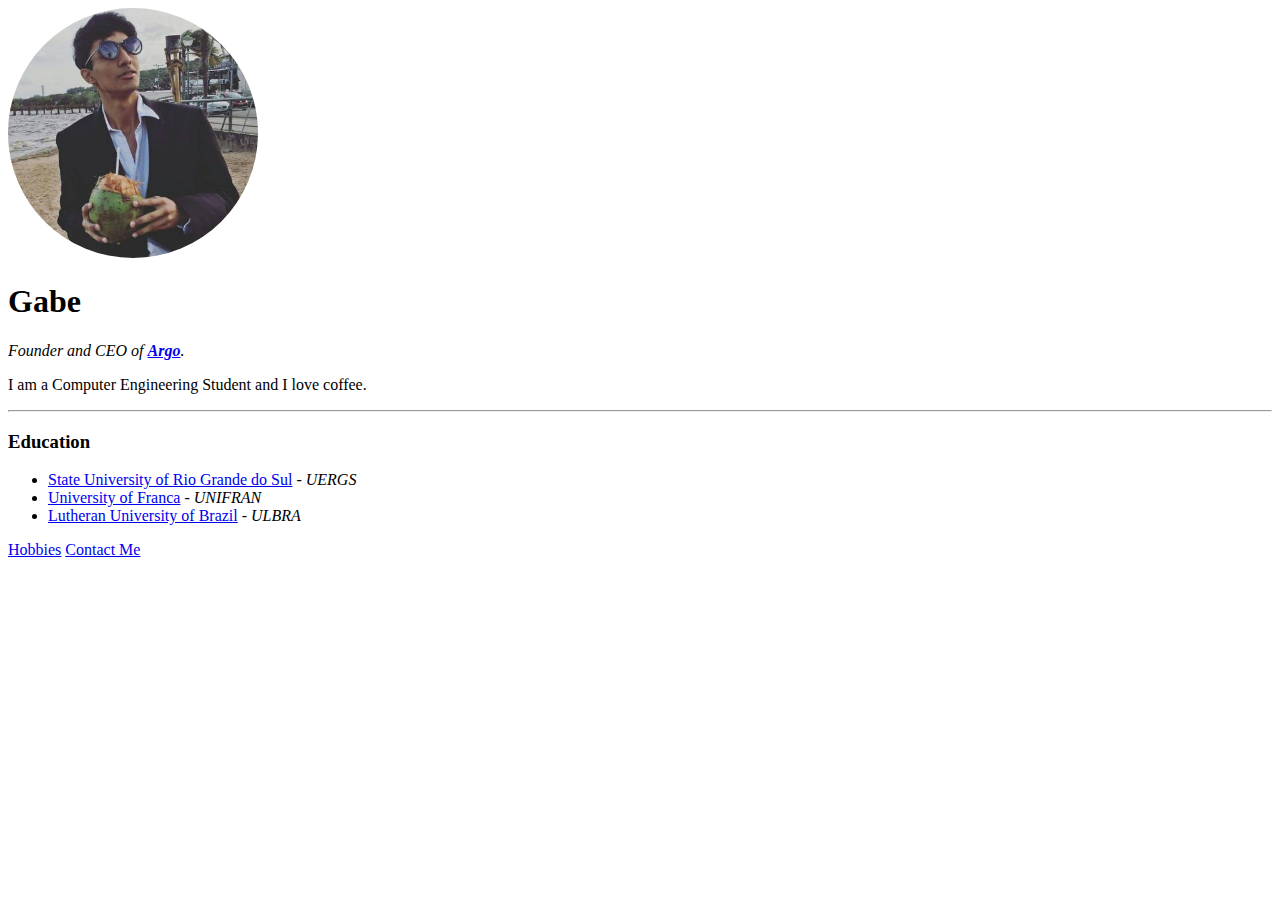
<file: 01 - Introduction to HTML/index.html>
<!DOCTYPE html>
<html lang="en">

<head>
    <meta charset="UTF-8">
    <meta http-equiv="X-UA-Compatible" content="IE=edge">
    <meta name="viewport" content="width=device-width, initial-scale=1.0">
    <title>Gabe's Personal Site</title>
</head>

<body>
    <img src="gabe.jpg" alt="gabe profile picture" width="250rem" height="250rem" style="border-radius:50%">
    <h1>Gabe</h1>
    <p><em>Founder and CEO of <strong><a href="https://www.google.com/" target="_blank">Argo</a></strong>.</em></p>
    <p>I am a Computer Engineering Student and I love coffee.</p>
    <hr>
    
    <h3>Education</h3>
    <ul>
        <li><a href="https://www.uergs.edu.br/inicial">State University of Rio Grande do Sul</a> - <em>UERGS</em></li>
        <li><a href="https://www.unifran.edu.br/">University of Franca</a> - <em>UNIFRAN</em></li>
        <li><a href="https://www.ulbra.br/">Lutheran University of Brazil</a> - <em>ULBRA</em></li>
    </ul>

    <a href="hobbies.html">Hobbies</a> 
    <a href="contact.html">Contact Me</a>

</body>

</html>
</file>
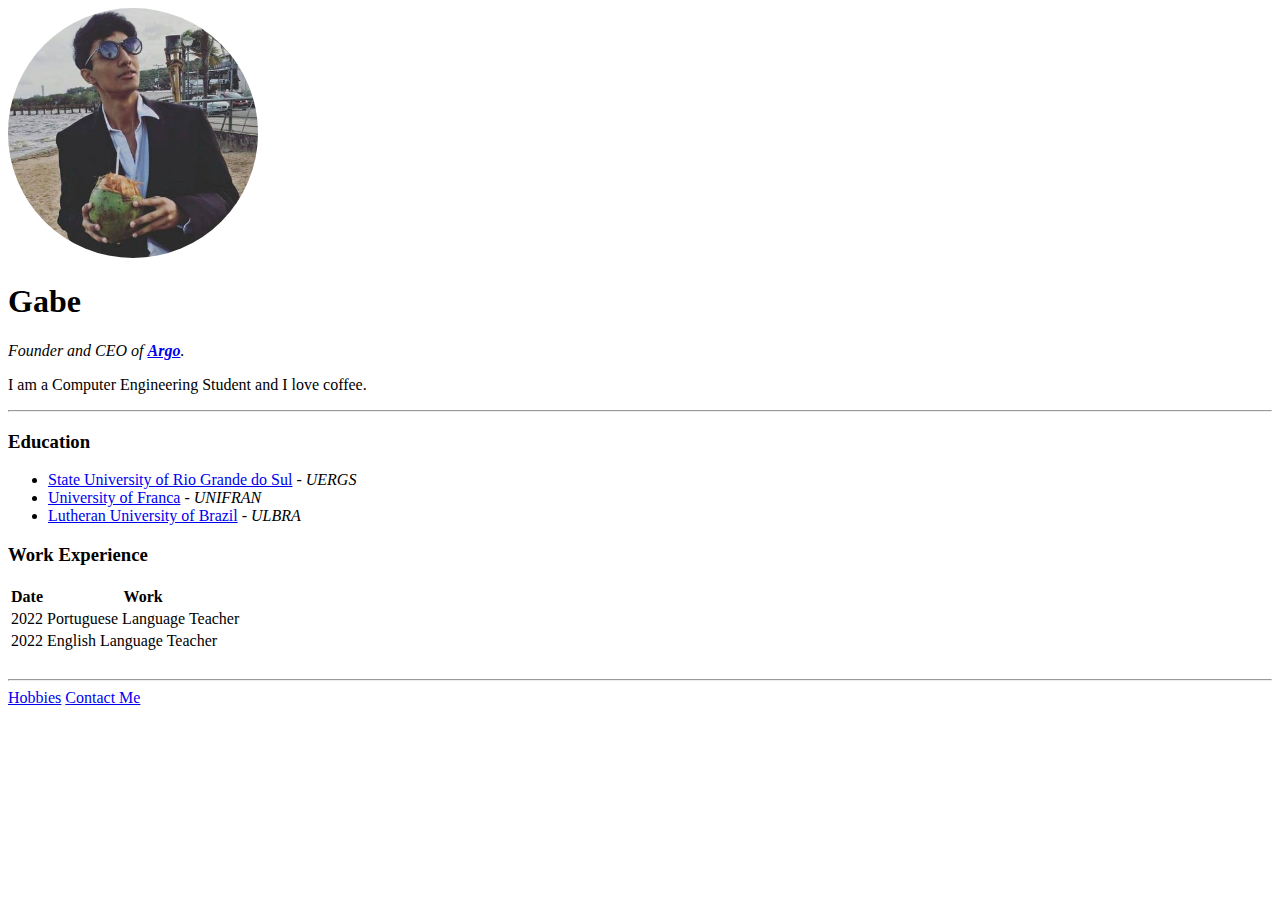
<file: 02 - Intermediate HTML/index.html>
<!DOCTYPE html>
<html lang="en">

<head>
    <meta charset="UTF-8">
    <meta http-equiv="X-UA-Compatible" content="IE=edge">
    <meta name="viewport" content="width=device-width, initial-scale=1.0">
    <title>Gabe's Personal Site</title>
</head>

<body>
    <img src="gabe.jpg" alt="gabe profile picture" width="250rem" height="250rem" style="border-radius:50%">
    <h1>Gabe</h1>
    <p><em>Founder and CEO of <strong><a href="https://www.google.com/" target="_blank">Argo</a></strong>.</em></p>
    <p>I am a Computer Engineering Student and I love coffee.</p>
    
    <hr>
    <h3>Education</h3>
    <ul>
        <li><a href="https://www.uergs.edu.br/inicial">State University of Rio Grande do Sul</a> - <em>UERGS</em></li>
        <li><a href="https://www.unifran.edu.br/">University of Franca</a> - <em>UNIFRAN</em></li>
        <li><a href="https://www.ulbra.br/">Lutheran University of Brazil</a> - <em>ULBRA</em></li>
    </ul>

    <h3>Work Experience</h3>
    <table>
        <thead>
            <tr>
                <th>Date</th>
                <th>Work</th>
            </tr>
        </thead>
        <tbody>
            <tr>
                <td>2022</td>
                <td>Portuguese Language Teacher</td>
            </tr>
            <tr>
                <td>2022</td>
                <td>English Language Teacher</td>
            </tr>
        </tbody>
    </table>
    <br>

    <hr>
    <a href="hobbies.html">Hobbies</a> 
    <a href="contact.html">Contact Me</a>

</body>

</html>
</file>
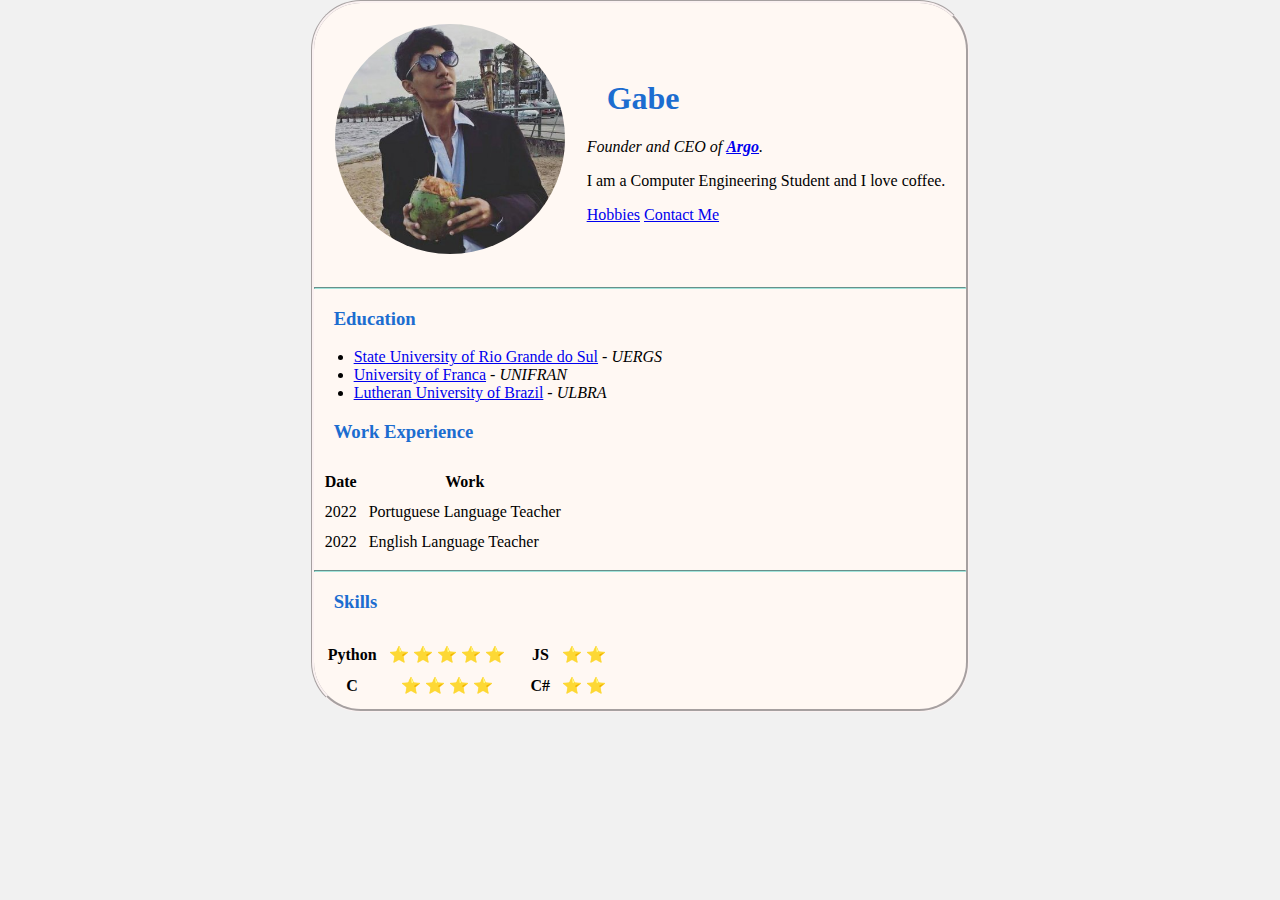
<file: 03 - Introduction to CSS/index.html>
<!DOCTYPE html>
<html lang="en">

<head>
    <meta charset="UTF-8">
    <meta http-equiv="X-UA-Compatible" content="IE=edge">
    <meta name="viewport" content="width=device-width, initial-scale=1.0">
    <title>Gabe's Personal Site</title>
    <link rel="stylesheet" href="css/styles.css">
</head>

<body>
    <div>
        <table cellspacing="20">
            <tr>
                <td>
                    <img id="avatar" src="gabe.jpg" alt="gabe profile picture">
                </td>
                <td>
                    <h1>Gabe</h1>
                    <p><em>Founder and CEO of <strong><a href="https://www.google.com/" target="_blank">Argo</a></strong>.</em></p>
                    <p>I am a Computer Engineering Student and I love coffee.</p>
                    <a href="hobbies.html">Hobbies</a> 
                    <a href="contact.html">Contact Me</a>

                </td>
            </tr>
        </table>
        
        <hr>
        <h3>Education</h3>
        <ul>
            <li><a href="https://www.uergs.edu.br/inicial">State University of Rio Grande do Sul</a> - <em>UERGS</em></li>
            <li><a href="https://www.unifran.edu.br/">University of Franca</a> - <em>UNIFRAN</em></li>
            <li><a href="https://www.ulbra.br/">Lutheran University of Brazil</a> - <em>ULBRA</em></li>
        </ul>

        <h3>Work Experience</h3>
        <table cellspacing="10">
            <thead>
                <tr>
                    <th>Date</th>
                    <th>Work</th>
                </tr>
            </thead>
            <tbody>
                <tr>
                    <td>2022</td>
                    <td>Portuguese Language Teacher</td>
                </tr>
                <tr>
                    <td>2022</td>
                    <td>English Language Teacher</td>
                </tr>
            </tbody>
        </table>
        
        <hr>
        <h3>Skills</h3>
        <table>
            <tr>
                <td>
                    <table cellspacing="10">
                        <tr>
                            <th>Python</th>
                            <th>&#11088 &#11088 &#11088 &#11088 &#11088</th>
                        </tr>
                        <tr>
                            <th>C</th>
                            <th>&#11088 &#11088 &#11088 &#11088</th>
                        </tr>
                    </table>
                </td>
                <td>
                    <table cellspacing="10">
                        <tr>
                            <th>JS</th>
                            <th>&#11088 &#11088</th>
                        </tr>
                        <tr>
                            <th>C#</th>
                            <th>&#11088 &#11088</th>
                        </tr>
                    </table>
                </td>
            </tr>
        </table>
    </div>
</body>

</html>
</file>
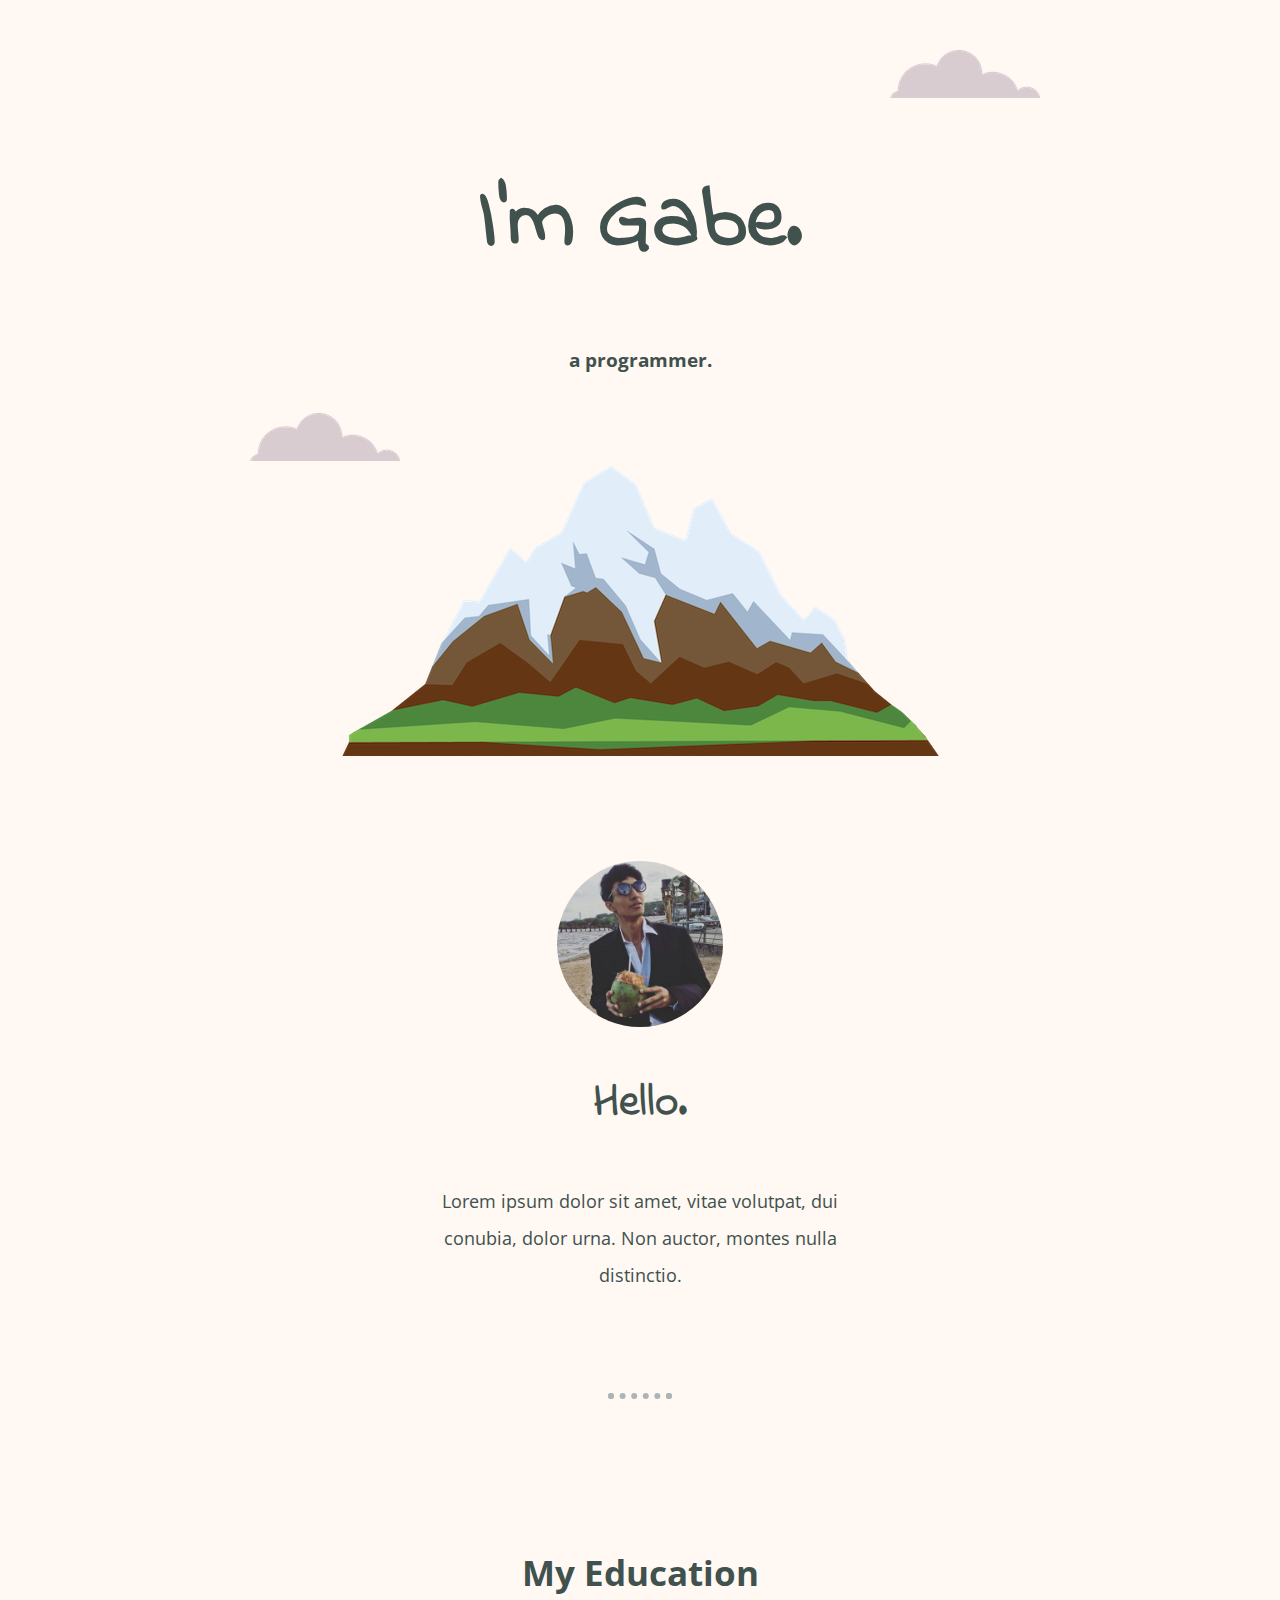
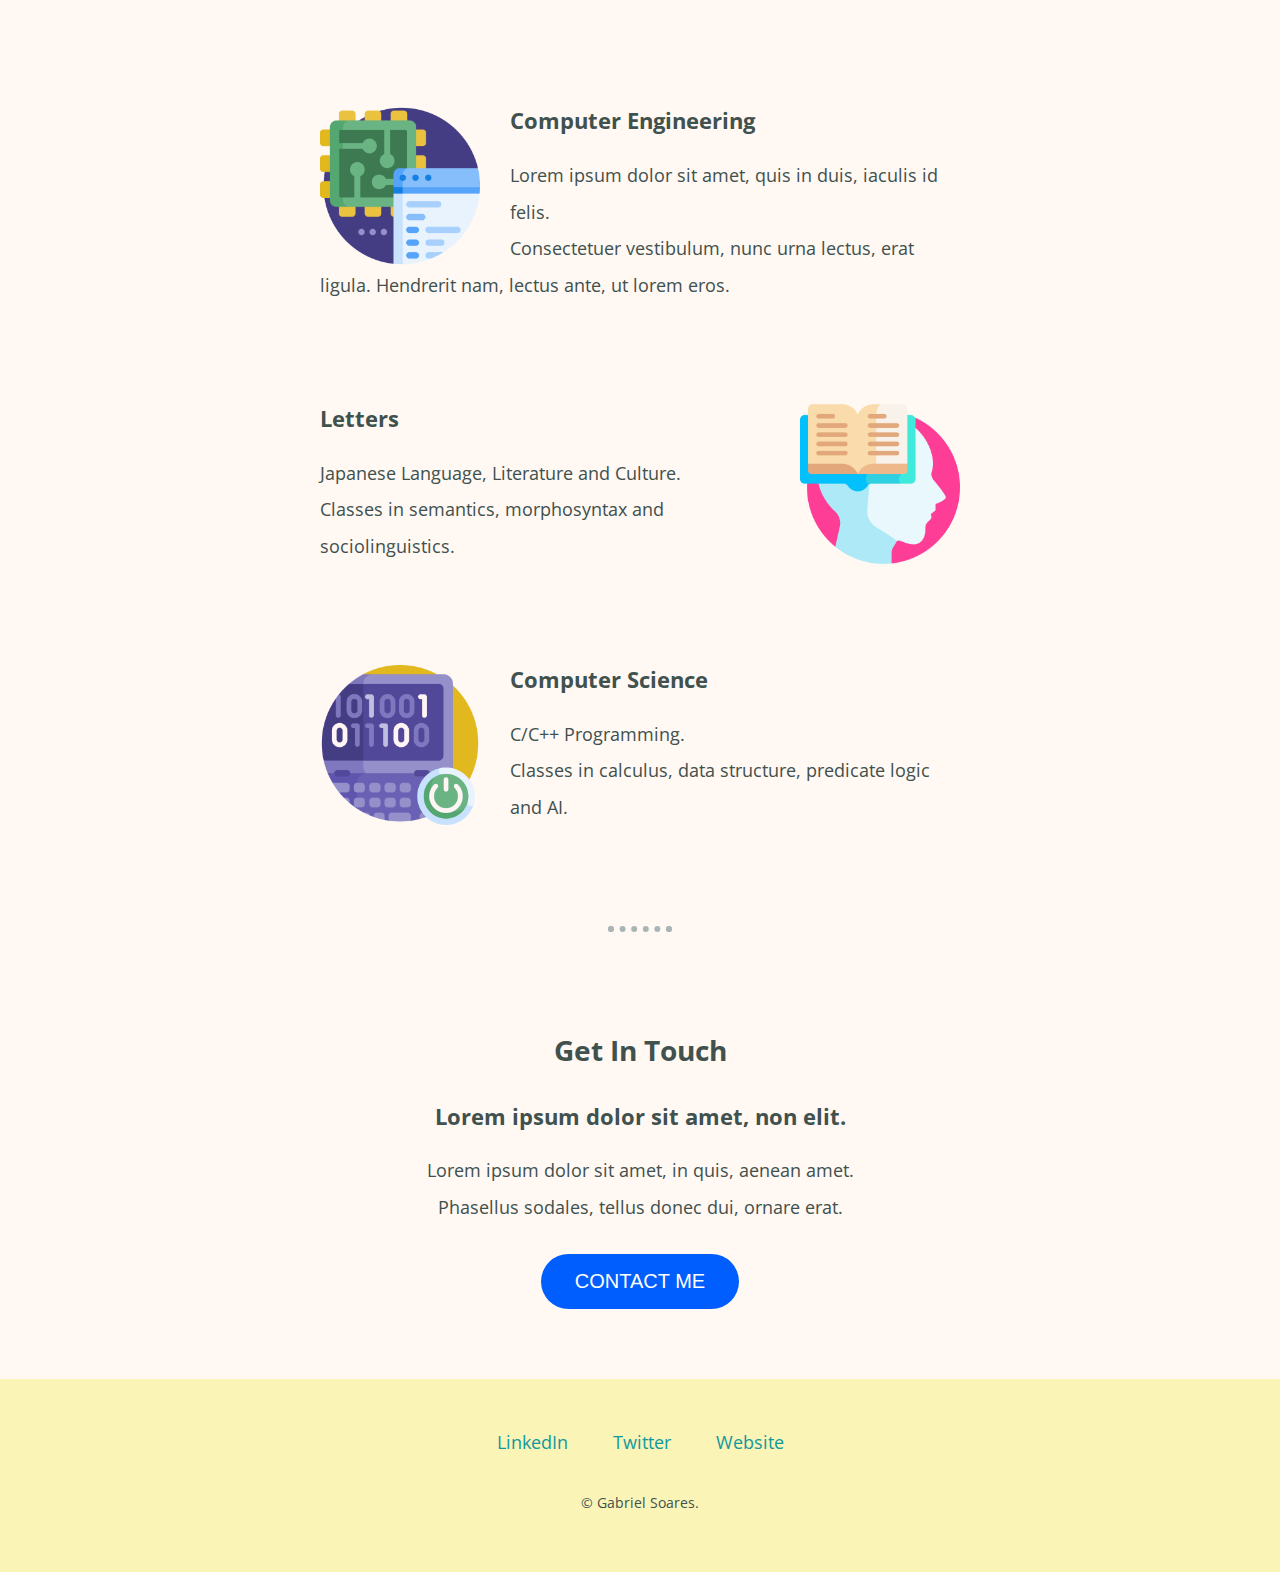
<file: 04 - Intermediate CSS/index.html>
<!DOCTYPE html>
<html lang="en">
<head>
    <meta charset="UTF-8">
    <meta http-equiv="X-UA-Compatible" content="IE=edge">
    <meta name="viewport" content="width=device-width, initial-scale=1.0">
    <title>Gabe</title>
    <link rel="stylesheet" href="css/styles.css">
    <link rel="shortcut icon" href="favicon.ico" type="image/x-icon">
    <link rel="preconnect" href="https://fonts.googleapis.com">
    <link rel="preconnect" href="https://fonts.gstatic.com" crossorigin>
    <link href="https://fonts.googleapis.com/css2?family=Indie+Flower&family=Open+Sans&display=swap" rel="stylesheet">
</head>

<body>

    <div class="top-container">
        <img class="top-cloud" src="img/cloud.png" alt="cloud-image">
        <h1 id="title-name">I'm Gabe.</h1>
        <h2 id="sub-title">a programmer.</h2>
        <img class="bottom-cloud" src="img/cloud.png" alt="cloud-image">
        <img src="img/mountain.png" alt="mountain-image">
    </div>
    
    <div class="middle-container">
        <div class="profile">
          <img id="avatar" src="img/gabe.jpg" alt="gabe image">
          <h2 id="hello">Hello.</h2>
          <p class="intro">Lorem ipsum dolor sit amet, vitae volutpat, dui conubia, dolor urna. Non auctor, montes nulla distinctio.</p>
        </div>
        <hr>
        <div class="skills">
          <h2 class="myeduc">My Education</h2>
          <div class="skill-row">
            <img class="img" src="img/eng.png" alt="">
            <h3>Computer Engineering</h3>
            <p>Lorem ipsum dolor sit amet, quis in duis, iaculis id felis. <br>Consectetuer vestibulum, nunc urna lectus, erat ligula. Hendrerit nam, lectus ante, ut lorem eros.</p>
          </div>
          <div class="skill-row">
            <img class="img2" src="img/book.png" alt="">
            <h3>Letters</h3>
            <p>Japanese Language, Literature and Culture. <br>Classes in semantics, morphosyntax and sociolinguistics.</p>
          </div>
          <div class="skill-row">
            <img class="img" src="img/01.png" alt="">
            <h3>Computer Science</h3>
            <p>C/C++ Programming. <br>Classes in calculus, data structure, predicate logic and AI.</p>
          </div>
        </div>
        <hr>
        <div class="contact-me">
          <h2>Get In Touch</h2>
          <h3>Lorem ipsum dolor sit amet, non elit.</h3>
          <p>Lorem ipsum dolor sit amet, in quis, aenean amet. Phasellus sodales, tellus donec dui, ornare erat.</p>
          <a class="btn" href="mailto:name@email.com">CONTACT ME</a>
        </div>
      </div>
      
      
      <div class="bottom-container">
        <a class="footer-link" href="https://www.linkedin.com/">LinkedIn</a>
        <a class="footer-link" href="https://twitter.com/">Twitter</a>
        <a class="footer-link" href="https://www.appbrewery.co/">Website</a>
        <p class="copyright-msg">© Gabriel Soares.</p>
      </div>

</body>
</html>
</file>
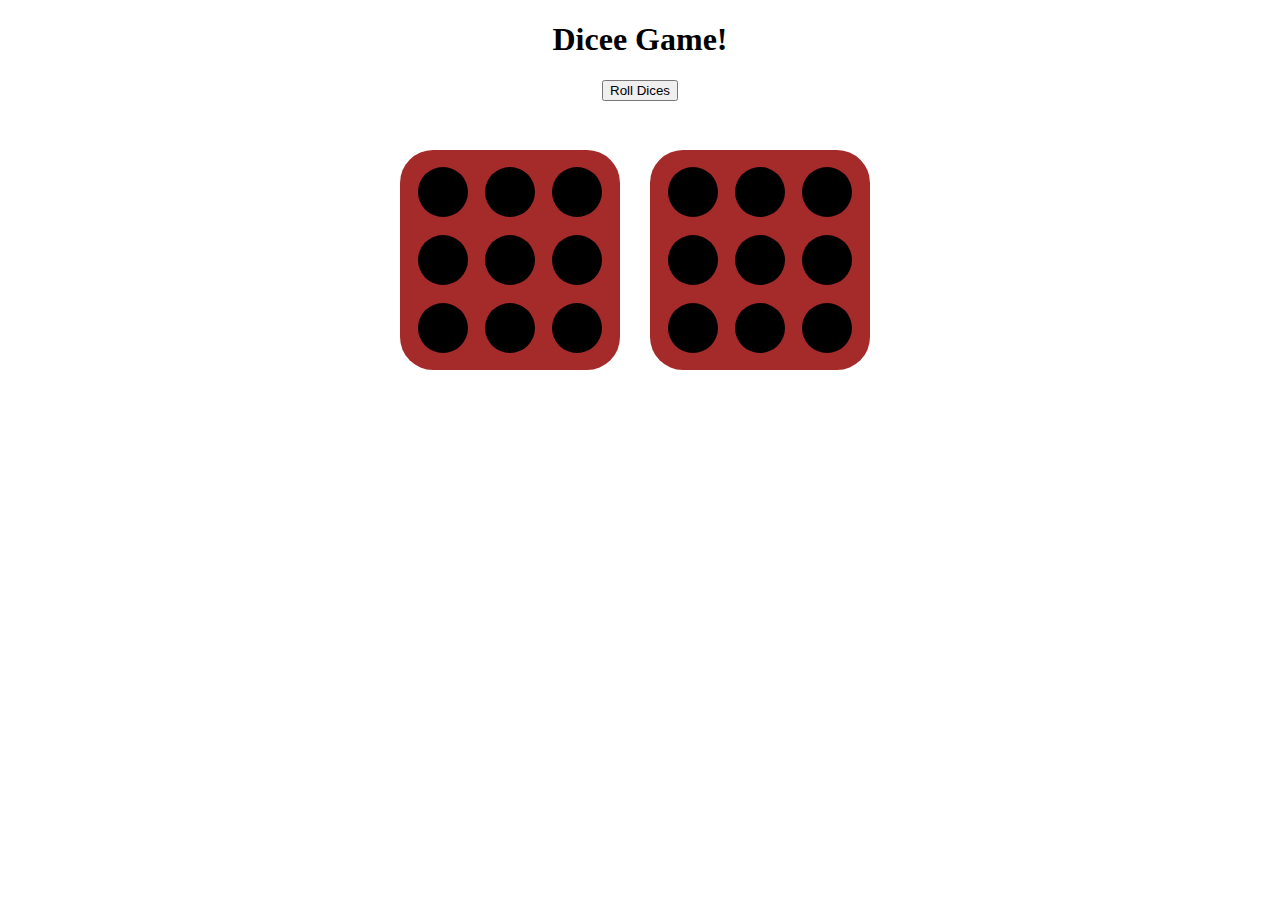
<file: 08 - Challenge: The Dicee Game/index.html>
<!DOCTYPE html>
<html lang="en">
<head>
    <meta charset="UTF-8">
    <meta http-equiv="X-UA-Compatible" content="IE=edge">
    <meta name="viewport" content="width=device-width, initial-scale=1.0">
    <title>Dice Game</title>
    <link rel="stylesheet" href="css/styles.css">
    <script src="js/scripts.js" defer></script>
</head>

<body>
    <h1>Dicee Game!</h1>
    <input type="button" value="Roll Dices">

    <div class="dice" id="dice01">
        <div class="column">
            <div class="ball b1"></div><br>
            <div class="ball b2"></div><br>
            <div class="ball b3"></div>
        </div>
        <div class="column">
            <div class="ball b4"></div><br>
            <div class="ball b5"></div><br>
            <div class="ball b6"></div>
        </div>
        <div class="column">
            <div class="ball b7"></div><br>
            <div class="ball b8"></div><br>
            <div class="ball b9"></div>
        </div>
    </div>


    <div class="dice" id="dice02">
        <div class="column">
            <div class="ball b1"></div><br>
            <div class="ball b2"></div><br>
            <div class="ball b3"></div>
        </div>
        <div class="column">
            <div class="ball b4"></div><br>
            <div class="ball b5"></div><br>
            <div class="ball b6"></div>
        </div>
        <div class="column">
            <div class="ball b7"></div><br>
            <div class="ball b8"></div><br>
            <div class="ball b9"></div>
        </div>
    </div>
</body>
</html>
</file>
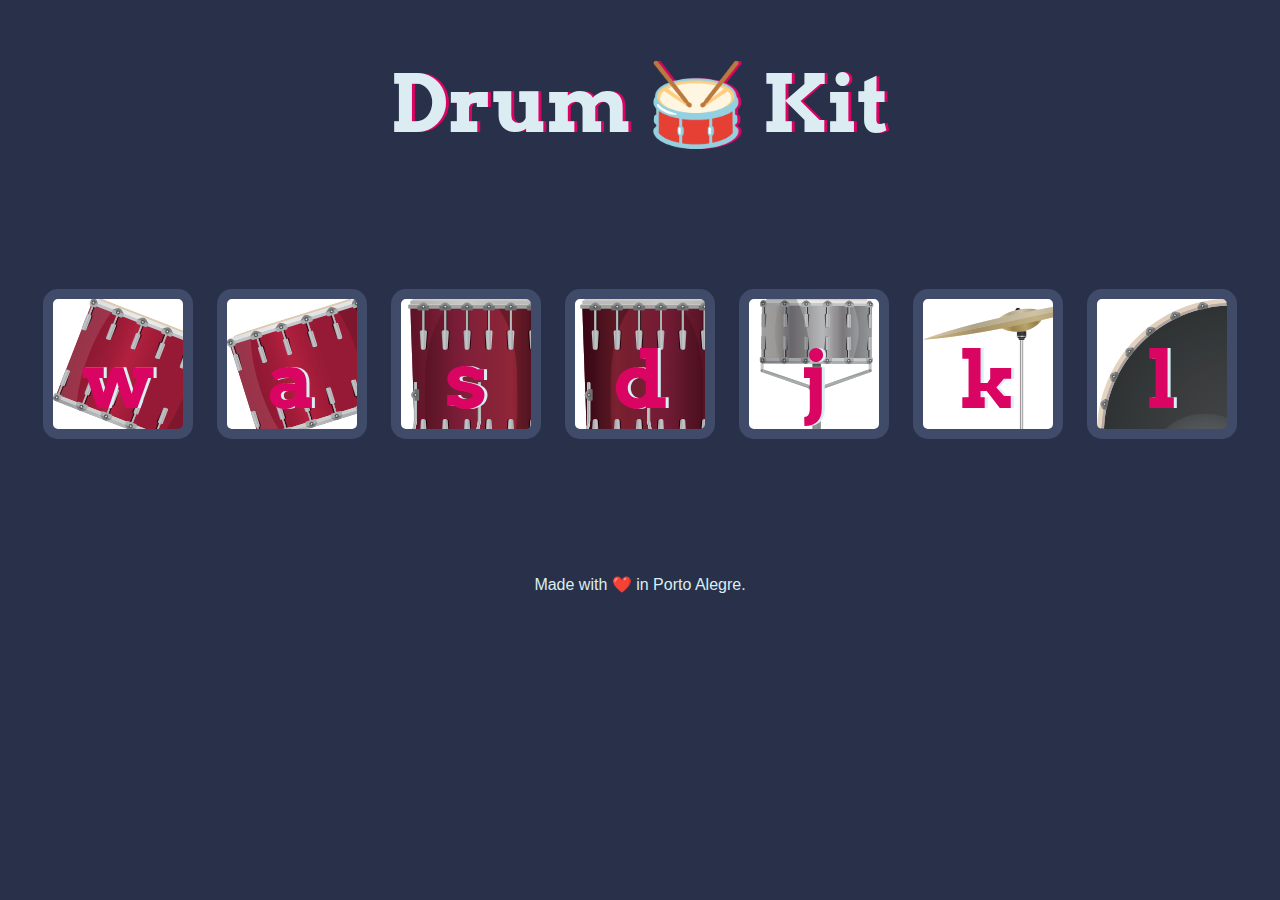
<file: 09 - Advanced Javascript and DOM Manipulation/index.html>
<!DOCTYPE html>
<html lang="en" dir="ltr">

<head>
  <meta charset="utf-8">
  <title>Drum Kit</title>
  <link rel="stylesheet" href="styles.css">
  <script src="js/scripts.js" defer></script>
  <link href="https://fonts.googleapis.com/css?family=Arvo" rel="stylesheet">
</head>

<body>

  <h1 id="title">Drum 🥁 Kit</h1>
  <div class="set">
    <button class="w drum">w</button>
    <button class="a drum">a</button>
    <button class="s drum">s</button>
    <button class="d drum">d</button>
    <button class="j drum">j</button>
    <button class="k drum">k</button>
    <button class="l drum">l</button>
  </div>


  <footer>
    Made with ❤️ in Porto Alegre.
  </footer>
</body>

</html>
</file>
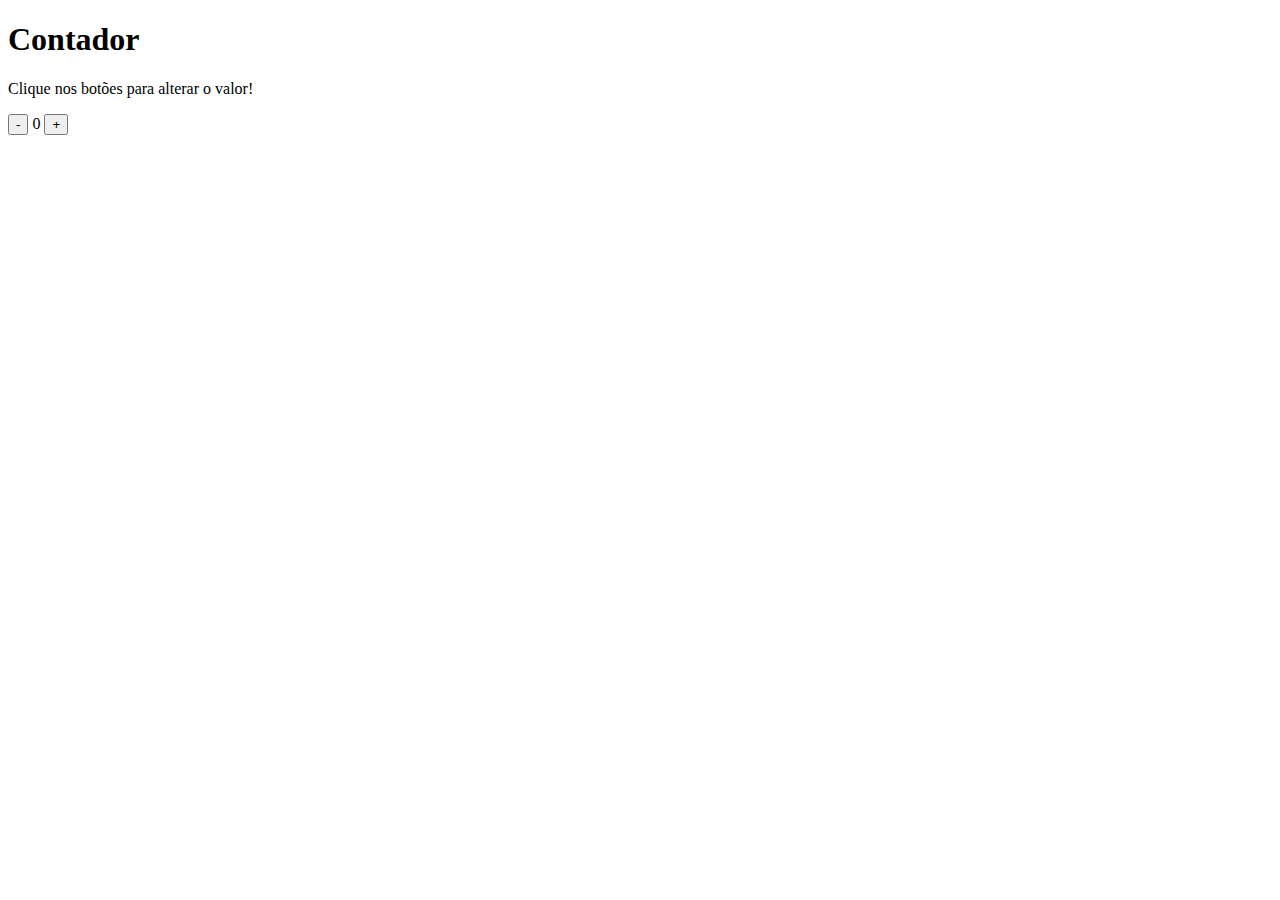
<file: Bootcamp - Fullstack 'Geração Tech Unimed'/Module 03 - Introduction to JavaScript/website/index.html>
<!DOCTYPE html>
<html lang="en">
<head>
    <meta charset="UTF-8">
    <meta http-equiv="X-UA-Compatible" content="IE=edge">
    <meta name="viewport" content="width=device-width, initial-scale=1.0">
    <link rel="stylesheet" href="D:\Desktop2\Verthandi\Bootcamp - Fullstack 'Geração Tech Unimed'\Module 03 - Introduction to JavaScript\website\assets\css\styles.css" />
    <title>Contador</title>
</head>
<body>
    <h1>Contador</h1>
    <p>Clique nos botões para alterar o valor!</p>
    <div id="counter">
        <button name="subtrair" onclick="decrement()">-</button>
        <span id="currentNumber">0</span>
        <button name="adicionar" onclick="increment()">+</button>
    </div>
    <script src="D:\Desktop2\Verthandi\Bootcamp - Fullstack 'Geração Tech Unimed'\Module 03 - Introduction to JavaScript\website\assets\js\scripts.js"></script>
</body>
</html>
</file>
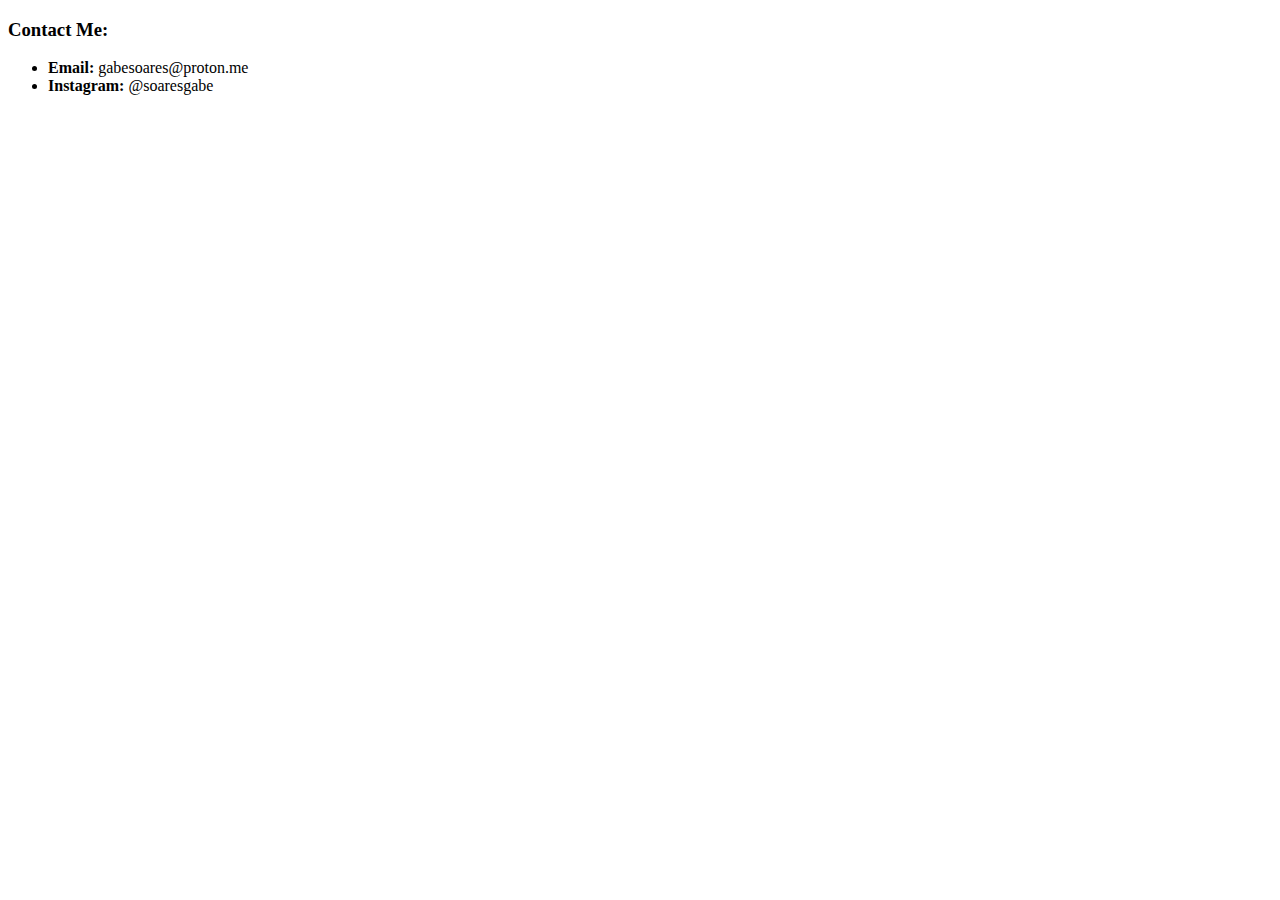
<file: 01 - Introduction to HTML/contact.html>
<!DOCTYPE html>
<html lang="en">
<head>
    <meta charset="UTF-8">
    <meta http-equiv="X-UA-Compatible" content="IE=edge">
    <meta name="viewport" content="width=device-width, initial-scale=1.0">
    <title>Hobbies</title>
</head>
<body>
    <h3>Contact Me:</h3>
    <ul>
        <li><strong>Email:</strong> gabesoares@proton.me</li>
        <li><strong>Instagram:</strong> @soaresgabe</li>
    </ul>
</body>
</html>
</file>
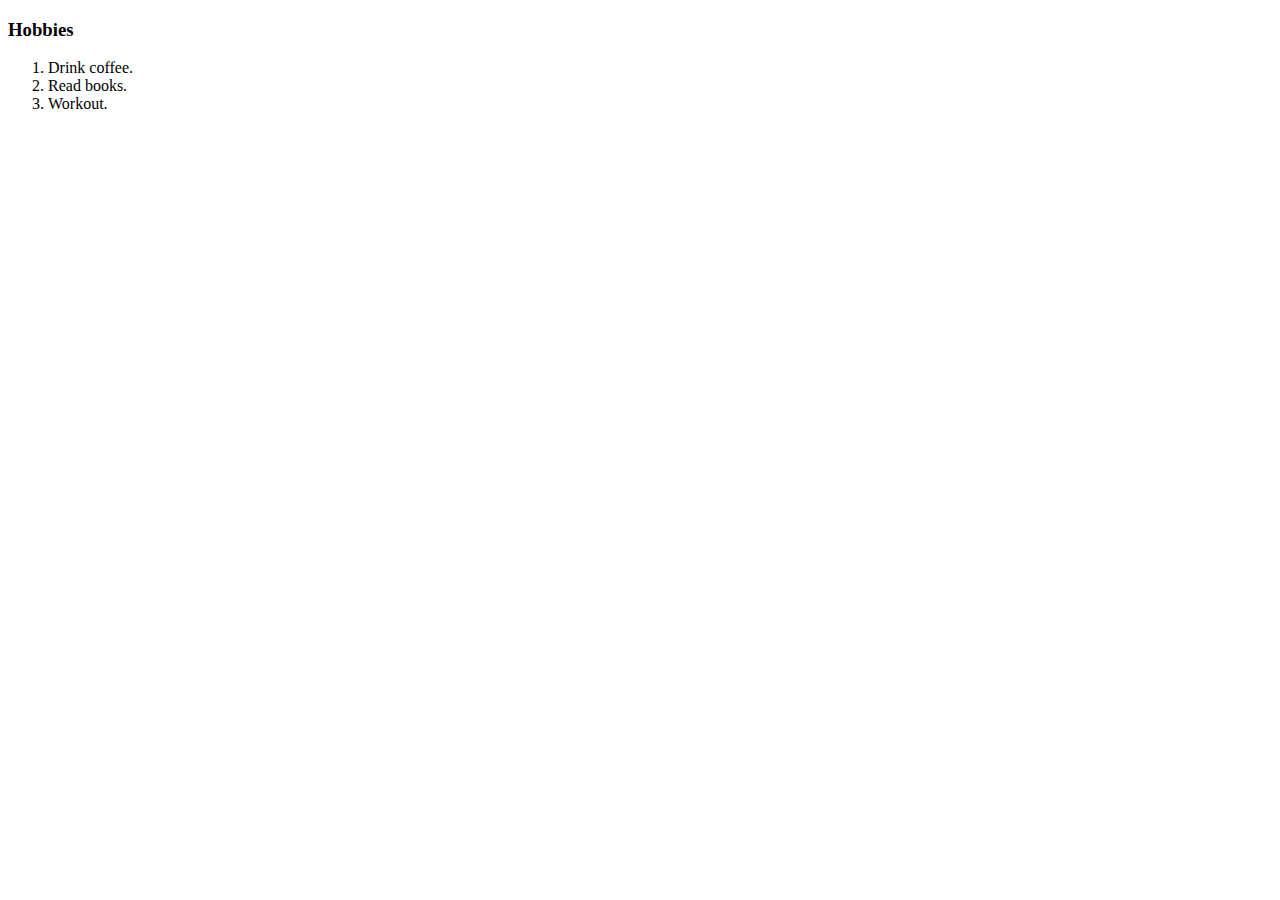
<file: 01 - Introduction to HTML/hobbies.html>
<!DOCTYPE html>
<html lang="en">
<head>
    <meta charset="UTF-8">
    <meta http-equiv="X-UA-Compatible" content="IE=edge">
    <meta name="viewport" content="width=device-width, initial-scale=1.0">
    <title>Hobbies</title>
</head>
<body>
    <h3>Hobbies</h3>
    <ol>
        <li>Drink coffee.</li>
        <li>Read books.</li>
        <li>Workout.</li>
    </ol>

</body>
</html>
</file>
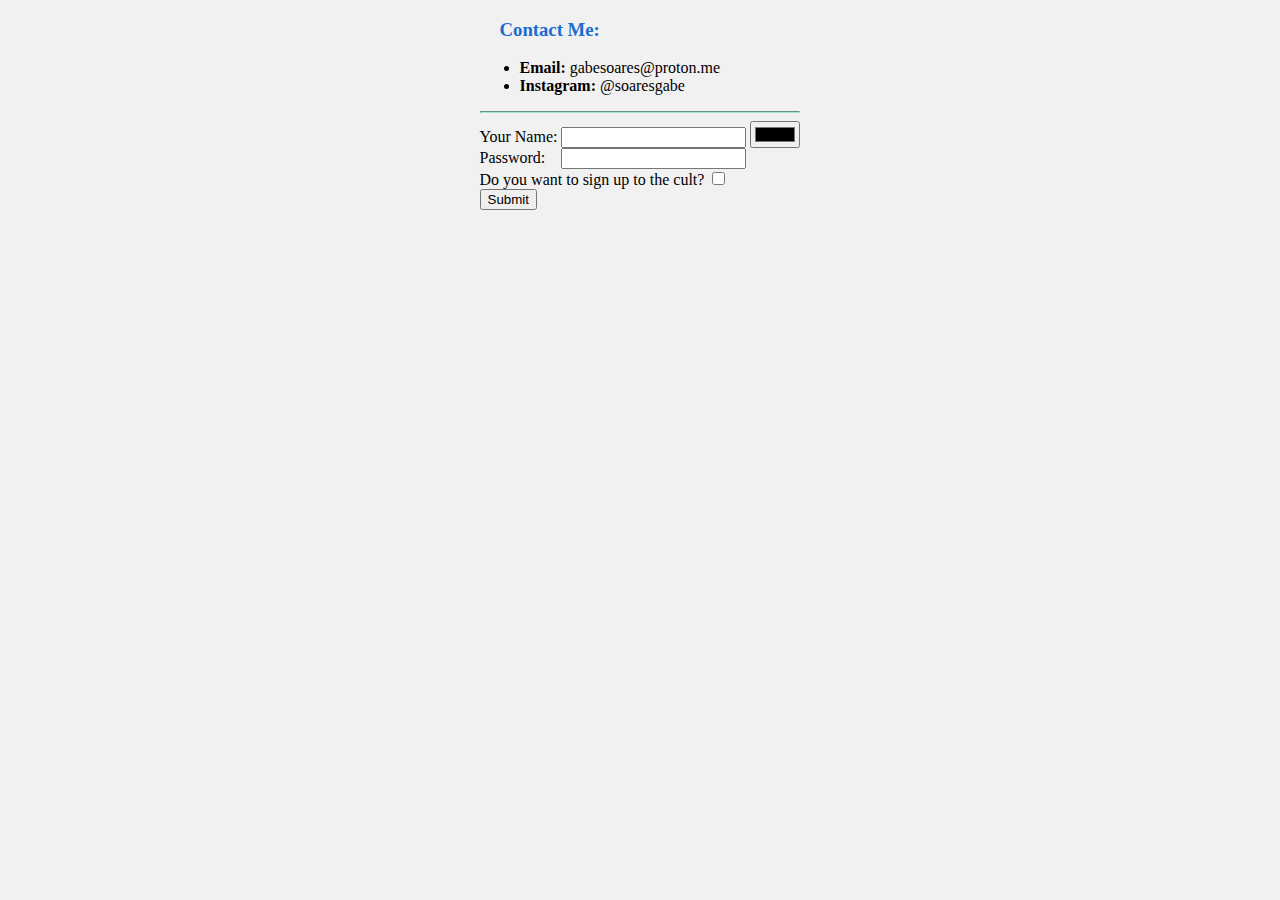
<file: 03 - Introduction to CSS/contact.html>
<!DOCTYPE html>
<html lang="en">
<head>
    <meta charset="UTF-8">
    <meta http-equiv="X-UA-Compatible" content="IE=edge">
    <meta name="viewport" content="width=device-width, initial-scale=1.0">
    <title>Hobbies</title>
    <link rel="stylesheet" href="css/styles.css">
</head>
<body>
    <h3>Contact Me:</h3>
    <ul>
        <li><strong>Email:</strong> gabesoares@proton.me</li>
        <li><strong>Instagram:</strong> @soaresgabe</li>
    </ul>
    <hr>

    <form method="post">
        <label>Your Name:</label>
        <input type="text" name="" id="">
        <input type="color" name="" id=""><br>
        <label for="">Password:⠀</label>
        <input type="password" name="" id=""><br>
        <label for="">Do you want to sign up to the cult?</label>
        <input type="checkbox" name="" id=""><br>
        <input type="submit" value="Submit">

    </form>
</body>
</html>
</file>
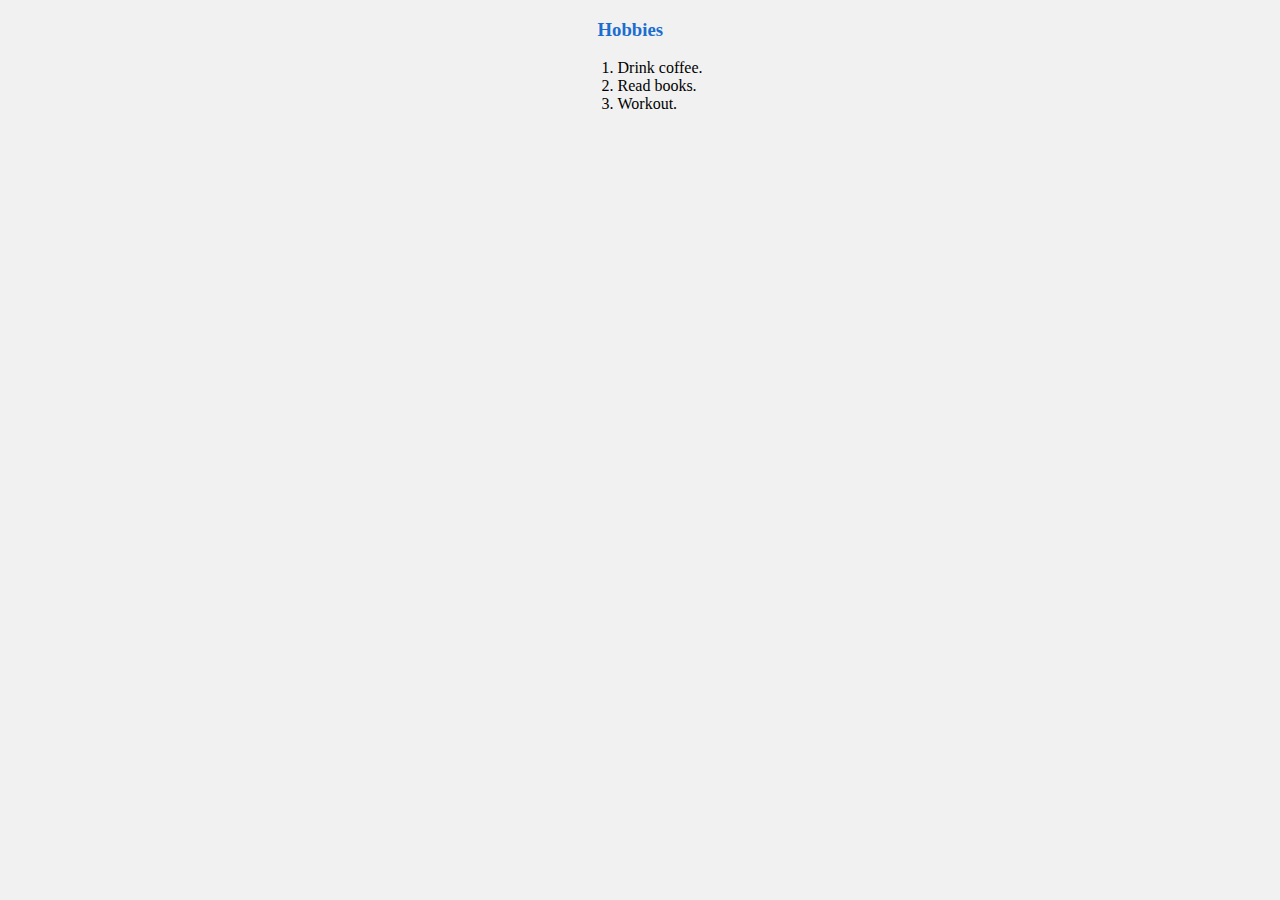
<file: 03 - Introduction to CSS/hobbies.html>
<!DOCTYPE html>
<html lang="en">
<head>
    <meta charset="UTF-8">
    <meta http-equiv="X-UA-Compatible" content="IE=edge">
    <meta name="viewport" content="width=device-width, initial-scale=1.0">
    <title>Hobbies</title>
    <link rel="stylesheet" href="css/styles.css">
</head>
<body>
    <h3>Hobbies</h3>
    <ol>
        <li>Drink coffee.</li>
        <li>Read books.</li>
        <li>Workout.</li>
    </ol>

</body>
</html>
</file>
<file: 03 - Introduction to CSS/css/styles.css>
body {
    background-color: #F1F1F1;
    margin: auto;
    max-width: max-content;
}

div {
    background-color: #FFF8F3;
    border-style: groove;
    border-radius: 50px;
    border-color: #FAF1F1;
}

h1, h3 {
    color: #1C6DD0;
    margin-left: 20px;
}

hr {
    border-color: #A3E4DB;
}

#avatar {
    width: 230px;
    height: 230px;
    border-radius: 50%;
}
</file>
<file: 04 - Intermediate CSS/css/styles.css>
body {
    background-color: #FFF8F3;
    margin: 0px;
    text-align: center;
    font-family: 'Open Sans', sans-serif;
    font-size: 1.15rem;
    color: #40514E;
}

hr {
    border: dotted #AAB6B6 6px;
    border-bottom: none;
    width: 4%;
    margin: 100px auto;
}

h2 {
    padding-bottom: 10px;
}

p {
    line-height: 2;
}

a {
    color: #11999E;
    font-family: 'Open Sans', sans-serif;
    margin: 10px 20px;
    text-decoration: none;
}

a:hover {
    color: #EAB6B6;

}

/* ---------------------------------- Classes */

.top-container {
    background-color: #FFF8F3;
    position: relative;
    padding-top: 100px;
}

.middle-container {
    margin: 100px auto 50px;
}

.bottom-container {
    background-color: #FAF4B7;
    padding: 50px 0 20px;
}

.top-cloud {
    position: absolute;
    right: 240px;
    top: 50px;
}

.bottom-cloud {
    position: absolute;
    left: 250px;
    bottom: 300px;
}

.img {
    width: 25%;
    height: 25%;
    float: left;
    margin-right: 30px;
}

.img2 {
    width: 25%;
    height: 25%;
    float: right;
    margin-left: 30px;
}

.intro {
    width: 35%;
    margin: auto;
}

.myeduc {
    padding-top: 50px;
    font-size: 35px;
}

.skill-row {
    width: 50%;
    margin: 100px auto;
    text-align: left;
}

.contact-me {
    width: 40%;
    margin: 40px auto 60px;
}

.btn {
	background-color:#005eff;
	border-radius:50px;
	display:inline-block;
	cursor:pointer;
	color:#ffffff;
	font-family:Arial;
	font-size:20px;
	padding:16px 34px;
	text-decoration:none;
}
.btn:hover {
	background-color:#476e9e;
}
.btn:active {
	position:relative;
	top:1px;
}

.copyright-msg {
    font-size: 0.9rem;
    padding: 20px 0;
}

/* ---------------------------------- ID */

#title-name {
    margin: 50 auto 0 auto;
    font-family: 'Indie Flower', cursive;
    font-size: 5.5rem;
}

#sub-title {
    font-size: 1.2rem;
}

#hello {
    font-family: 'Indie Flower', cursive;
    font-size: 45px;
}

#avatar {
    width: 13%;
    border-radius: 50%;
    float: none;
}

#skill-1 {
    border-radius: 0%;
}
</file>
<file: 08 - Challenge: The Dicee Game/css/styles.css>
body {
    align-items: center;
    text-align: center;
    margin: auto;
}

.dice {
    border-radius: 15%;
    width: 200px;
    height: 200px;
    margin: auto;
    text-align: center;
    align-items: center;
    background-color: brown;
    display: flex;
    padding: 10px;
}

.column {
    align-items: center;
    text-align: center;
    margin: auto;
}

.ball {
    border-radius: 50%;
    width: 50px;
    height: 50px;
    background-color: black;
    margin: auto;
}

.hide {
    visibility: hidden;
}

#dice01 {
    position: absolute;
    top: 150px;
    left: 400px;
    margin: auto;
}

#dice02 {
    position: absolute;
    top: 150px;
    left: 650px;
    margin: auto;
}
</file>
<file: 09 - Advanced Javascript and DOM Manipulation/styles.css>
body {
  text-align: center;
  background-color: #283149;
}

h1 {
  font-size: 5rem;
  color: #DBEDF3;
  font-family: "Arvo", cursive;
  text-shadow: 3px 0 #DA0463;

}

footer {
  color: #DBEDF3;
  font-family: sans-serif;
}

.w {
  background-image: url("img/tom1.png");
}

.a {
  background-image: url("img/tom2.png");
}

.s {
  background-image: url("img/tom3.png");
}

.d {
  background-image: url("img/tom4.png");
}

.j {
  background-image: url("img/snare.png");
}

.k {
  background-image: url("img/crash.png");
}

.l {
  background-image: url("img/kick.png");
}

.set {
  margin: 10% auto;
}

.game-over {
  background-color: red;
  opacity: 0.8;
}

.pressed {
  box-shadow: 0 3px 4px 0 #DBEDF3;
  opacity: 0.5;
}

.red {
  color: red;
}

.drum {
  outline: none;
  border: 10px solid #404B69;
  font-size: 5rem;
  font-family: 'Arvo', cursive;
  line-height: 2;
  font-weight: 900;
  color: #DA0463;
  text-shadow: 3px 0 #DBEDF3;
  border-radius: 15px;
  display: inline-block;
  width: 150px;
  height: 150px;
  text-align: center;
  margin: 10px;
  background-color: white;
}
</file>
